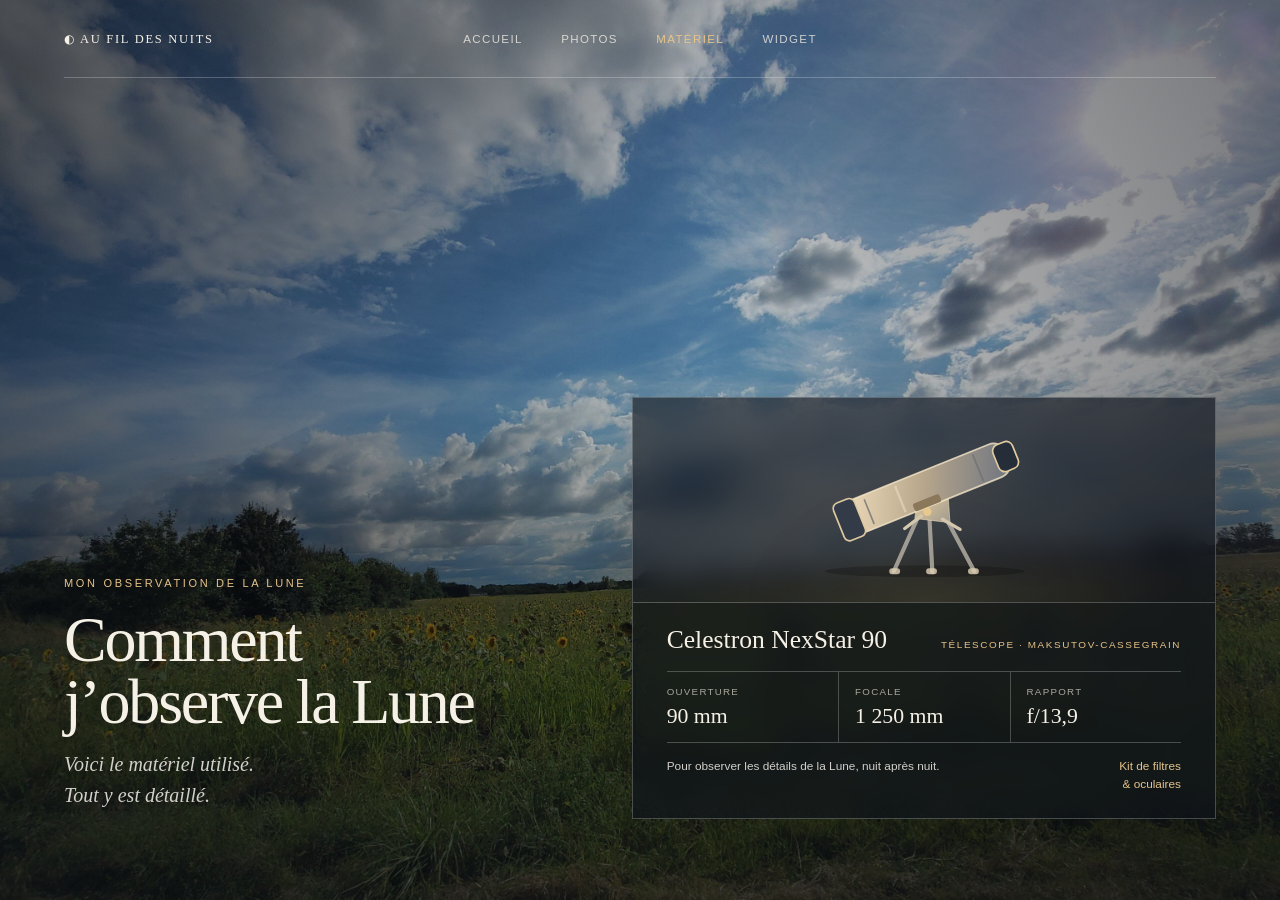
<file: materiel.html>
<!doctype html>
<html lang="fr">
<head>
  <meta charset="utf-8">
  <meta name="viewport" content="width=device-width, initial-scale=1">
  <meta name="theme-color" content="#10131d">
  <meta name="description" content="Le matériel que j’utilise pour observer et photographier la Lune.">
  <title>Matériel — Au fil des nuits</title>
  <style>
    :root {
      color-scheme: dark;
      --cream: #f6f1e7;
      --muted: #d2d0cb;
      --gold: #e4c38a;
      --line: rgba(255, 255, 255, .23);
      --glass: rgba(12, 17, 26, .64);
    }

    * {
      box-sizing: border-box;
    }

    html,
    body {
      width: 100%;
      height: 100%;
      margin: 0;
      overflow: hidden;
    }

    body {
      color: var(--cream);
      font-family: Inter, "Segoe UI", Arial, sans-serif;
      background:
        linear-gradient(90deg, rgba(8, 12, 17, .52), rgba(8, 12, 17, .18) 55%, rgba(8, 12, 17, .48)),
        linear-gradient(0deg, rgba(8, 12, 17, .55), transparent 55%, rgba(8, 12, 17, .18)),
        url("bg-field.jpg") center / cover no-repeat;
    }

    .page {
      position: relative;
      width: 100%;
      height: 100dvh;
      min-height: 520px;
      padding: 0 clamp(22px, 5vw, 76px);
      display: grid;
      grid-template-rows: 78px 1fr;
    }

    header {
      display: grid;
      grid-template-columns: 1fr auto 1fr;
      align-items: center;
      border-bottom: 1px solid var(--line);
    }

    .brand {
      justify-self: start;
      color: var(--cream);
      text-decoration: none;
      font: 500 .78rem Georgia, serif;
      letter-spacing: .14em;
      text-transform: uppercase;
      white-space: nowrap;
    }

    nav {
      grid-column: 2;
      display: flex;
      align-items: center;
      justify-content: center;
      gap: clamp(20px, 3vw, 42px);
    }

    nav a {
      color: rgba(246, 241, 231, .78);
      text-decoration: none;
      text-transform: uppercase;
      letter-spacing: .12em;
      font-size: .72rem;
      transition: color .2s ease;
      white-space: nowrap;
    }

    nav a:hover,
    nav a[aria-current="page"] {
      color: var(--gold);
    }

    main {
      position: relative;
      min-height: 0;
      display: grid;
      grid-template-columns: minmax(250px, .9fr) minmax(420px, 1.1fr);
      align-items: end;
      gap: clamp(36px, 7vw, 110px);
      padding: 0 0 clamp(54px, 9vh, 100px);
    }

    .intro {
      max-width: 490px;
      padding-bottom: 8px;
    }

    .eyebrow {
      margin: 0 0 20px;
      color: var(--gold);
      font-size: .69rem;
      letter-spacing: .24em;
      text-transform: uppercase;
    }

    h1 {
      margin: 0 0 15px;
      font: 400 clamp(2.5rem, 5vw, 4.8rem)/.98 Georgia, "Times New Roman", serif;
      letter-spacing: -.035em;
    }

    .intro-copy {
      margin: 0;
      color: var(--muted);
      font: italic clamp(1rem, 1.6vw, 1.25rem)/1.55 Georgia, "Times New Roman", serif;
    }

    .detail {
      position: relative;
      width: min(100%, 690px);
      justify-self: end;
      overflow: hidden;
      border: 1px solid var(--line);
      background: var(--glass);
      backdrop-filter: blur(14px);
      box-shadow: 0 24px 80px rgba(0, 0, 0, .2);
    }

    .telescope-area {
      min-height: 205px;
      display: grid;
      place-items: center;
      border-bottom: 1px solid var(--line);
      background:
        radial-gradient(ellipse at 50% 100%, rgba(228, 195, 138, .13), transparent 60%),
        linear-gradient(135deg, rgba(255, 255, 255, .035), transparent 60%);
    }

    .telescope-art {
      width: min(72%, 360px);
      height: 176px;
      overflow: visible;
    }

    .data {
      padding: 22px clamp(20px, 3vw, 34px) 24px;
    }

    .data-heading {
      display: flex;
      justify-content: space-between;
      align-items: baseline;
      gap: 16px;
      margin-bottom: 17px;
    }

    .data h2 {
      margin: 0;
      font: 400 clamp(1.35rem, 2vw, 1.8rem)/1.15 Georgia, "Times New Roman", serif;
    }

    .data-kicker {
      color: var(--gold);
      font-size: .62rem;
      letter-spacing: .16em;
      text-transform: uppercase;
      white-space: nowrap;
    }

    .specs {
      display: grid;
      grid-template-columns: repeat(3, minmax(0, 1fr));
      border-top: 1px solid var(--line);
      border-bottom: 1px solid var(--line);
    }

    .spec {
      padding: 14px 12px 13px 0;
    }

    .spec + .spec {
      border-left: 1px solid var(--line);
      padding-left: 16px;
    }

    .spec-label {
      display: block;
      margin-bottom: 7px;
      color: rgba(246, 241, 231, .65);
      font-size: .61rem;
      letter-spacing: .13em;
      text-transform: uppercase;
    }

    .spec-value {
      color: var(--cream);
      font: 400 clamp(1.05rem, 1.7vw, 1.4rem) Georgia, "Times New Roman", serif;
    }

    .data-note {
      display: flex;
      justify-content: space-between;
      gap: 16px;
      padding-top: 15px;
      color: var(--muted);
      font-size: .74rem;
      line-height: 1.5;
    }

    .filters {
      color: var(--gold);
      text-align: right;
      white-space: nowrap;
    }

    @media (max-width: 760px) {
      .page {
        min-height: 540px;
        padding: 0 18px;
        grid-template-rows: 68px 1fr;
      }

      header {
        grid-template-columns: 1fr;
      }

      .brand {
        display: none;
      }

      nav {
        grid-column: 1;
        gap: clamp(12px, 4vw, 25px);
      }

      nav a {
        font-size: .62rem;
        letter-spacing: .08em;
      }

      main {
        grid-template-columns: 1fr;
        align-content: center;
        align-items: center;
        gap: 24px;
        padding: 22px 0;
      }

      .intro {
        max-width: 100%;
      }

      .eyebrow {
        margin-bottom: 11px;
      }

      h1 {
        font-size: clamp(2.3rem, 9vw, 3.5rem);
        margin-bottom: 9px;
      }

      .intro-copy {
        font-size: 1rem;
      }

      .detail {
        width: 100%;
        justify-self: stretch;
      }

      .telescope-area {
        min-height: 145px;
      }

      .telescope-art {
        height: 130px;
      }

      .data {
        padding: 17px 18px 19px;
      }

      .data-heading {
        margin-bottom: 12px;
      }

      .data-kicker {
        font-size: .55rem;
      }

      .spec {
        padding-top: 11px;
        padding-bottom: 10px;
      }

      .spec + .spec {
        padding-left: 11px;
      }

      .spec-label {
        font-size: .53rem;
      }

      .spec-value {
        font-size: 1.05rem;
      }

      .data-note {
        font-size: .68rem;
      }
    }

    @media (max-height: 650px) and (min-width: 761px) {
      .page {
        grid-template-rows: 64px 1fr;
      }

      main {
        padding-bottom: 28px;
        gap: 30px;
      }

      .telescope-area {
        min-height: 145px;
      }

      .telescope-art {
        height: 130px;
      }

      .data {
        padding-top: 16px;
        padding-bottom: 17px;
      }
    }

    @media (prefers-reduced-motion: reduce) {
      *,
      *::before,
      *::after {
        transition: none !important;
      }
    }
  </style>
</head>
<body>
  <div class="page">
    <header>
      <a class="brand" href="index.html">◐ Au fil des nuits</a>

      <nav aria-label="Navigation principale">
        <a href="index.html">Accueil</a>
        <a href="photos.html">Photos</a>
        <a href="materiel.html" aria-current="page">Matériel</a>
        <a href="widget.html">Widget</a>
      </nav>
    </header>

    <main>
      <section class="intro">
        <p class="eyebrow">Mon observation de la Lune</p>
        <h1>Comment<br>j’observe la Lune</h1>
        <p class="intro-copy">
          Voici le matériel utilisé.<br>
          Tout y est détaillé.
        </p>
      </section>

      <section class="detail" aria-label="Détails du matériel d’observation">
        <div
          class="telescope-area"
          role="img"
          aria-label="Illustration stylisée d’un télescope sur trépied"
        >
          <svg
            class="telescope-art"
            viewBox="0 0 420 210"
            fill="none"
            xmlns="http://www.w3.org/2000/svg"
            aria-hidden="true"
          >
            <defs>
              <linearGradient id="tube" x1="115" y1="54" x2="303" y2="139" gradientUnits="userSpaceOnUse">
                <stop stop-color="#f1dfbd"/>
                <stop offset=".48" stop-color="#b8a78c"/>
                <stop offset="1" stop-color="#6e7480"/>
              </linearGradient>

              <linearGradient id="metal" x1="186" y1="113" x2="244" y2="171" gradientUnits="userSpaceOnUse">
                <stop stop-color="#e5cc9c"/>
                <stop offset="1" stop-color="#777d87"/>
              </linearGradient>
            </defs>

            <ellipse cx="211" cy="190" rx="119" ry="7" fill="#000" fill-opacity=".22"/>
            <path d="M207 116L174 190M216 118L220 191M229 113L270 190" stroke="#bbb5a9" stroke-opacity=".8" stroke-width="5" stroke-linecap="round"/>
            <path d="M178 190H172M222 190H216M272 190H266" stroke="#e2d2b7" stroke-opacity=".8" stroke-width="7" stroke-linecap="round"/>
            <path d="M203 99L239 103L241 132L199 127L203 99Z" fill="url(#metal)" stroke="#f0dfc0" stroke-opacity=".65"/>

            <g transform="rotate(-22 211 91)">
              <rect x="111" y="71" width="206" height="42" rx="16" fill="url(#tube)" stroke="#f7e8ca" stroke-opacity=".8" stroke-width="2"/>
              <rect x="100" y="68" width="27" height="48" rx="7" fill="#343b48" stroke="#ddc89f" stroke-width="2"/>
              <rect x="302" y="75" width="25" height="34" rx="8" fill="#252d39" stroke="#e1cb9f" stroke-width="2"/>
              <path d="M139 76V108M279 75V109" stroke="#6c6f73" stroke-opacity=".75" stroke-width="2"/>
              <path d="M179 75V109" stroke="#fff5df" stroke-opacity=".35" stroke-width="3"/>
              <rect x="190" y="103" width="34" height="10" rx="3" fill="#8b785b"/>
            </g>

            <path d="M207 124L187 139M232 128L253 140" stroke="#d5c7ad" stroke-width="4" stroke-linecap="round"/>
            <circle cx="214" cy="119" r="5" fill="#e7c88f"/>
          </svg>
        </div>

        <div class="data">
          <div class="data-heading">
            <h2>Celestron NexStar 90</h2>
            <span class="data-kicker">Télescope · Maksutov-Cassegrain</span>
          </div>

          <div class="specs" aria-label="Caractéristiques du télescope">
            <div class="spec">
              <span class="spec-label">Ouverture</span>
              <span class="spec-value">90 mm</span>
            </div>

            <div class="spec">
              <span class="spec-label">Focale</span>
              <span class="spec-value">1 250 mm</span>
            </div>

            <div class="spec">
              <span class="spec-label">Rapport</span>
              <span class="spec-value">f/13,9</span>
            </div>
          </div>

          <div class="data-note">
            <span>Pour observer les détails de la Lune, nuit après nuit.</span>
            <span class="filters">Kit de filtres<br>&amp; oculaires</span>
          </div>
        </div>
      </section>
    </main>
  </div>
</body>
</html>
</file>
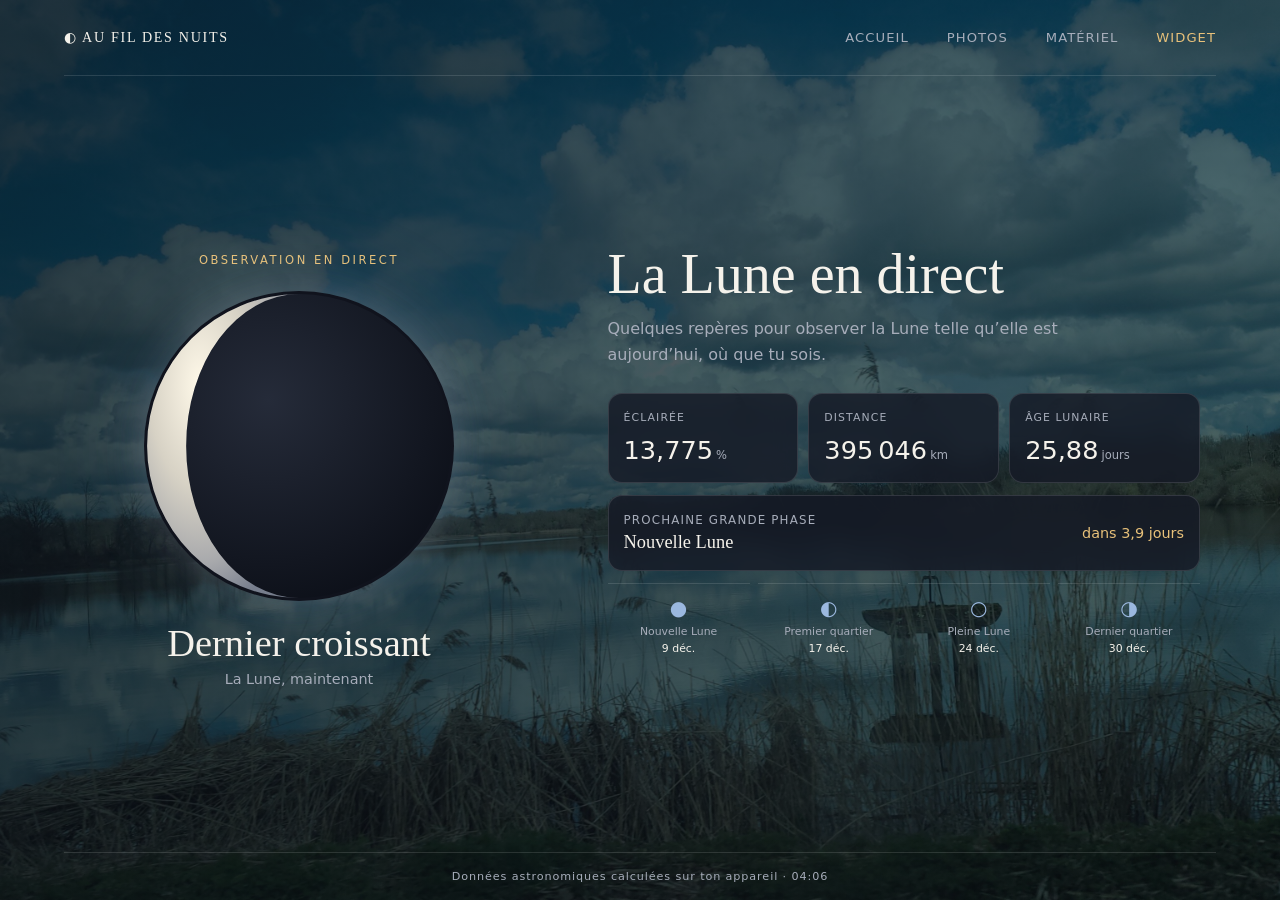
<file: widget.html>
<!doctype html>
<html lang="fr">
<head>
  <meta charset="utf-8">
  <meta name="viewport" content="width=device-width, initial-scale=1">
  <meta name="theme-color" content="#10131d">
  <meta name="description" content="La Lune en direct : phase, illumination, distance et âge lunaire.">
  <title>La Lune en direct</title>
  <style>
    :root{color-scheme:dark;--bg:#10131d;--panel:rgba(21,26,39,.82);--line:rgba(255,255,255,.12);--text:#f5f2eb;--muted:#a7adba;--gold:#e8c17a;--blue:#9bb8df}
    *{box-sizing:border-box}
    html,body{width:100%;height:100%;margin:0;overflow:hidden}
    body{font-family:Inter,ui-sans-serif,system-ui,-apple-system,"Segoe UI",sans-serif;color:var(--text);background:linear-gradient(115deg,rgba(10,13,21,.79),rgba(10,13,21,.58)),url("bg-reeds.jpg") center center / cover no-repeat fixed}
    .page{height:100dvh;min-height:480px;display:grid;grid-template-rows:auto 1fr auto;padding:0 clamp(18px,5vw,76px)}
    header{height:76px;display:flex;align-items:center;justify-content:space-between;border-bottom:1px solid var(--line)}
    .brand{font-family:Georgia,serif;letter-spacing:.12em;font-size:.88rem;text-transform:uppercase;color:var(--text);text-decoration:none}
    nav{display:flex;gap:clamp(14px,3vw,38px)}
    nav a{font-size:.82rem;letter-spacing:.08em;text-transform:uppercase;color:var(--muted);text-decoration:none;transition:color .2s}
    nav a:hover,nav a[aria-current="page"]{color:var(--gold)}
    main{width:min(1120px,100%);margin:auto;display:grid;grid-template-columns:minmax(240px,.85fr) minmax(320px,1.15fr);gap:clamp(28px,7vw,100px);align-items:center;padding:24px 0}
    .moon-side{text-align:center}
    .eyebrow{font-size:.72rem;letter-spacing:.22em;text-transform:uppercase;color:var(--gold)}
    .moon{width:min(30vw,310px);min-width:190px;aspect-ratio:1;border-radius:50%;margin:24px auto 20px;background:#10131d;box-shadow:0 0 38px #d2d9e433,0 0 110px #a8c5f21a;position:relative;overflow:hidden}
    .moon svg{display:block;width:100%;height:100%}
    .phase-name{font-family:Georgia,serif;font-size:clamp(1.6rem,3vw,2.4rem);font-weight:400;margin:0 0 6px}
    .phase-caption{margin:0;color:var(--muted);font-size:.9rem}
    .info h1{font-family:Georgia,serif;font-weight:400;font-size:clamp(2rem,4.5vw,3.5rem);line-height:1.05;margin:0 0 12px}
    .info-intro{color:var(--muted);line-height:1.6;margin:0 0 26px;max-width:48ch}
    .metrics{display:grid;grid-template-columns:repeat(3,1fr);gap:10px}
    .metric,.next{background:var(--panel);border:1px solid var(--line);border-radius:14px;padding:17px 15px;backdrop-filter:blur(12px)}
    .metric-label{display:block;color:var(--muted);font-size:.68rem;letter-spacing:.1em;text-transform:uppercase;margin-bottom:11px}
    .metric-value{font-variant-numeric:tabular-nums;font-size:clamp(1.15rem,2vw,1.65rem);white-space:nowrap}
    .metric-unit{font-size:.72rem;color:var(--muted);margin-left:3px}
    .next{margin-top:12px;display:flex;align-items:center;justify-content:space-between;gap:16px}
    .next-label{color:var(--muted);font-size:.74rem;letter-spacing:.1em;text-transform:uppercase}
    .next-title{font-family:Georgia,serif;font-size:1.15rem;margin-top:5px}
    .next-count{font-variant-numeric:tabular-nums;color:var(--gold);text-align:right;font-size:.9rem;white-space:nowrap}
    .phases{display:grid;grid-template-columns:repeat(4,1fr);gap:8px;margin-top:12px}
    .phase-card{text-align:center;border-top:1px solid var(--line);padding:12px 4px 0}
    .phase-symbol{font-size:1.25rem;color:var(--blue)}
    .phase-card b{display:block;font-size:.68rem;font-weight:500;color:var(--muted);margin-top:5px}
    .phase-card time{display:block;font-size:.68rem;color:var(--text);margin-top:4px}
    footer{height:48px;display:flex;align-items:center;justify-content:center;border-top:1px solid var(--line);color:var(--muted);font-size:.7rem;letter-spacing:.08em}
    .error{color:#ffc1b8;font-size:.82rem;margin-top:12px;min-height:1.2em}
    @media(max-width:760px){
      .page{padding:0 18px;grid-template-rows:64px 1fr 40px}
      header{height:64px}
      .brand{font-size:.7rem}
      nav{gap:12px}
      nav a{font-size:.65rem;letter-spacing:.04em}
      main{grid-template-columns:1fr;gap:16px;padding:15px 0;align-content:center}
      .moon{width:min(34vw,180px);min-width:125px;margin:10px auto}
      .phase-name{font-size:1.5rem}
      .phase-caption{font-size:.75rem}
      .info h1{font-size:1.9rem;margin-bottom:7px}
      .info-intro{font-size:.78rem;margin-bottom:13px}
      .metric{padding:12px 9px}
      .metric-label{font-size:.57rem;margin-bottom:7px}
      .metric-value{font-size:1.05rem}
      .metric-unit{font-size:.62rem}
      .next{padding:11px}
      .phases{margin-top:8px}
      .phase-card{padding-top:8px}
      .phase-symbol{font-size:1rem}
      .phase-card b,.phase-card time{font-size:.6rem}
    }
    @media(max-width:390px){
      .page{padding-inline:12px}
      nav{gap:8px}
      nav a{font-size:.59rem}
      .moon{width:118px}
      .metrics{gap:6px}
      .metric{padding:10px 7px}
      .metric-value{font-size:.94rem}
      .info h1{font-size:1.65rem}
    }
    @media(max-height:650px) and (min-width:761px){
      .moon{width:min(24vw,220px);margin:12px auto}
      .info h1{font-size:2.5rem}
      .info-intro{margin-bottom:14px}
      .metric{padding:12px}
      .phases{margin-top:7px}
    }
    @media(prefers-reduced-motion:reduce){*,*:before,*:after{transition:none!important}}
  </style>
</head>
<body>
  <div class="page">
    <header>
      <a class="brand" href="index.html">◐ Au fil des nuits</a>
      <nav aria-label="Navigation principale">
        <a href="index.html">Accueil</a>
        <a href="photos.html">Photos</a>
        <a href="materiel.html">Matériel</a>
        <a href="widget.html" aria-current="page">Widget</a>
      </nav>
    </header>
    <main>
      <section class="moon-side" aria-label="Phase lunaire actuelle">
        <p class="eyebrow">Observation en direct</p>
        <div class="moon" id="moon" role="img" aria-label="Illustration de la phase actuelle de la Lune">
          <svg viewBox="0 0 100 100" aria-hidden="true">
            <defs>
              <radialGradient id="moonSurface" cx="35%" cy="30%" r="75%">
                <stop offset="0%" stop-color="#fff9e9"/>
                <stop offset="45%" stop-color="#d7d2c5"/>
                <stop offset="78%" stop-color="#a8a9ac"/>
                <stop offset="100%" stop-color="#777e8d"/>
              </radialGradient>
              <radialGradient id="moonShade" cx="40%" cy="35%" r="80%">
                <stop offset="0%" stop-color="#252b39"/>
                <stop offset="100%" stop-color="#090c14"/>
              </radialGradient>
            </defs>
            <circle cx="50" cy="50" r="49" fill="url(#moonShade)"/>
            <path id="moon-lit" fill="url(#moonSurface)" d=""/>
          </svg>
        </div>
        <h2 class="phase-name" id="phase-name">Chargement…</h2>
        <p class="phase-caption">La Lune, maintenant</p>
      </section>
      <section class="info">
        <h1>La Lune en direct</h1>
        <p class="info-intro">Quelques repères pour observer la Lune telle qu’elle est aujourd’hui, où que tu sois.</p>
        <div class="metrics" aria-live="polite">
          <div class="metric"><span class="metric-label">Éclairée</span><span class="metric-value" id="illumination">—</span><span class="metric-unit">%</span></div>
          <div class="metric"><span class="metric-label">Distance</span><span class="metric-value" id="distance">—</span><span class="metric-unit">km</span></div>
          <div class="metric"><span class="metric-label">Âge lunaire</span><span class="metric-value" id="age">—</span><span class="metric-unit">jours</span></div>
        </div>
        <div class="next">
          <div>
            <div class="next-label">Prochaine grande phase</div>
            <div class="next-title" id="next-title">Calcul en cours…</div>
          </div>
          <div class="next-count" id="next-count">—</div>
        </div>
        <div class="phases" id="phases" aria-label="Prochaines phases lunaires"></div>
        <div class="error" id="error" role="status"></div>
      </section>
    </main>
    <footer id="updated">Données astronomiques calculées sur ton appareil</footer>
  </div>

  <script src="astronomy.min.js"></script>
  <script>
    (() => {
      const $ = id => document.getElementById(id);
      const phases = [
        {angle:0,name:"Nouvelle Lune",symbol:"●"},
        {angle:90,name:"Premier quartier",symbol:"◐"},
        {angle:180,name:"Pleine Lune",symbol:"○"},
        {angle:270,name:"Dernier quartier",symbol:"◑"}
      ];
      const fmt = new Intl.NumberFormat("fr-FR");
      const ageFmt = new Intl.NumberFormat("fr-FR",{minimumFractionDigits:2,maximumFractionDigits:2});
      const countdownFmt = new Intl.NumberFormat("fr-FR",{maximumFractionDigits:1});
      const dateFmt = new Intl.DateTimeFormat("fr-FR",{day:"numeric",month:"short"});

      function phaseLabel(angle){
        if(angle<22.5||angle>=337.5)return "Nouvelle Lune";
        if(angle<67.5)return "Premier croissant";
        if(angle<112.5)return "Premier quartier";
        if(angle<157.5)return "Lune gibbeuse croissante";
        if(angle<202.5)return "Pleine Lune";
        if(angle<247.5)return "Lune gibbeuse décroissante";
        if(angle<292.5)return "Dernier quartier";
        return "Dernier croissant";
      }

      function update(){
        if(!window.Astronomy){
          $("error").textContent="La bibliothèque astronomique ne s’est pas chargée. Vérifie que astronomy.min.js est dans le même dossier.";
          return;
        }

        try{
          const now=new Date();
          const illum=Astronomy.Illumination(Astronomy.Body.Moon,now);
          const angle=Astronomy.MoonPhase(now);
          const distance=Astronomy.Libration(now).dist_km;
          const newMoon=Astronomy.SearchMoonPhase(0,now,-35);
          const age=(now-newMoon.date)/86400000;

          $("illumination").textContent=fmt.format(illum.phase_fraction*100);
          $("distance").textContent=fmt.format(Math.round(distance));
          $("age").textContent=ageFmt.format(age);

          const label=phaseLabel(angle);
          $("phase-name").textContent=label;
          $("moon").setAttribute("aria-label",`Lune ${label}, éclairée à ${fmt.format(illum.phase_fraction*100)} %`);

          const waxing=angle<180;
          const cosine=Math.cos(angle*Math.PI/180);
          const terminatorRadius=50*Math.abs(cosine);
          const outerSweep=waxing?1:0;
          const terminatorSweep=(waxing?cosine>0:cosine<0)?0:1;
          $("moon-lit").setAttribute(
            "d",
            `M 50 1 A 49 49 0 0 ${outerSweep} 50 99 A ${terminatorRadius.toFixed(3)} 49 0 0 ${terminatorSweep} 50 1 Z`
          );

          const upcoming=phases
            .map(p=>({...p,time:Astronomy.SearchMoonPhase(p.angle,now,35)}))
            .filter(p=>p.time&&p.time.date>now)
            .sort((a,b)=>a.time.date-b.time.date);

          const next=upcoming[0];
          if(next){
            const days=(next.time.date-now)/86400000;
            $("next-title").textContent=next.name;
            $("next-count").textContent=days<1
              ?`dans ${Math.max(1,Math.floor(days*24))} h`
              :`dans ${countdownFmt.format(days)} jours`;
          }

          $("phases").innerHTML=upcoming.slice(0,4).map(p=>
            `<div class="phase-card"><span class="phase-symbol" aria-hidden="true">${p.symbol}</span><b>${p.name}</b><time datetime="${p.time.date.toISOString()}">${dateFmt.format(p.time.date)}</time></div>`
          ).join("");

          $("updated").textContent=`Données astronomiques calculées sur ton appareil · ${new Intl.DateTimeFormat("fr-FR",{hour:"2-digit",minute:"2-digit"}).format(now)}`;
          $("error").textContent="";
        }catch(e){
          $("error").textContent="Impossible de calculer les données lunaires pour le moment.";
        }
      }

      update();
      setInterval(update,60000);
    })();
  </script>
</body>
</html>
</file>
